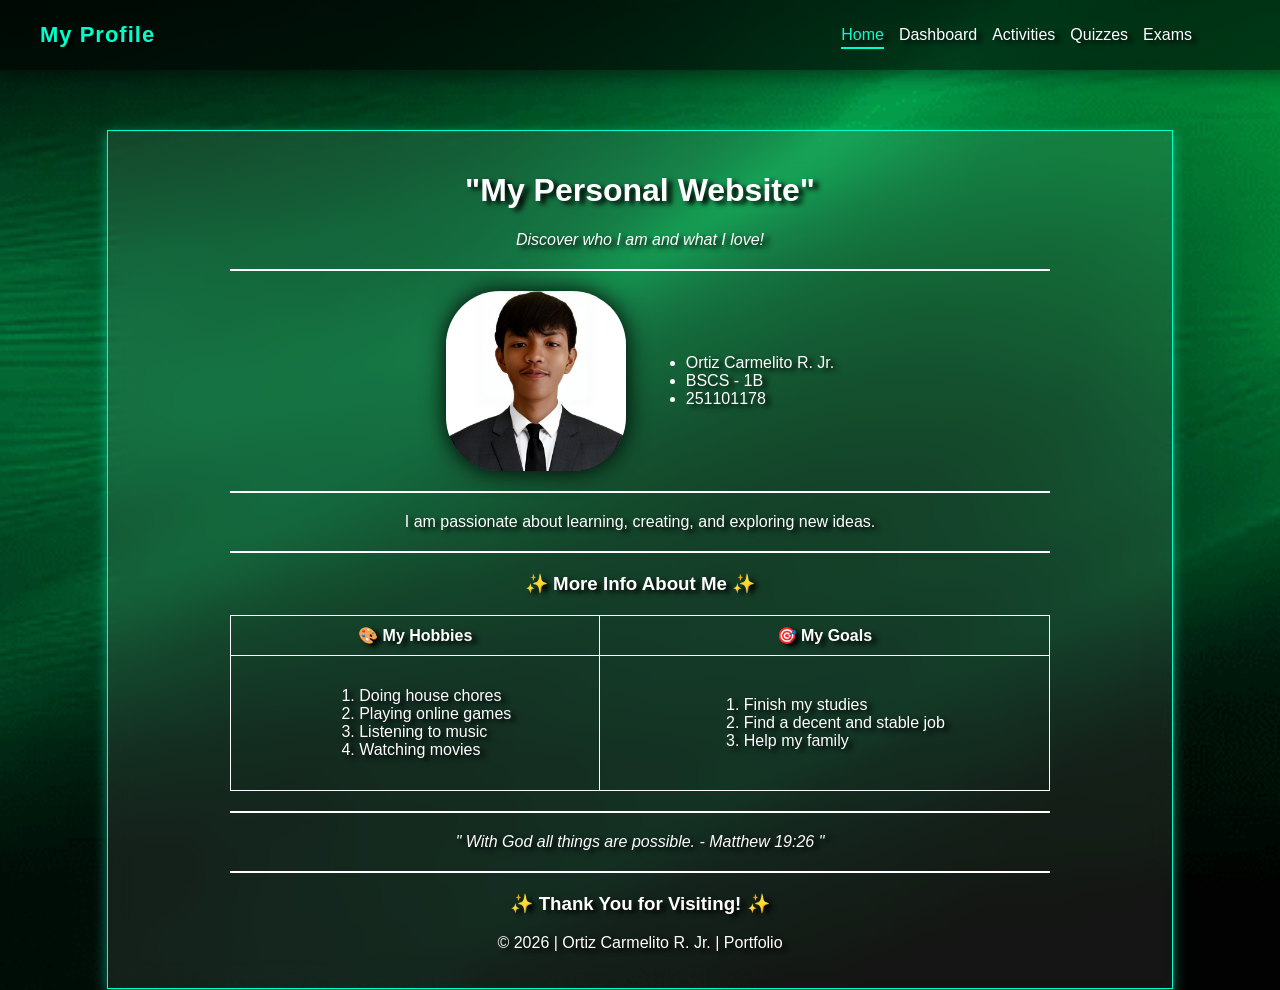
<file: index.html>
<!DOCTYPE html>
<html>
<head>
    <title>Personal Website</title>
    <meta charset="UTF-8" />
    <meta name="viewport" content="width=device-width, initial-scale=1.0">
     <link rel="stylesheet" href="style.css">
</head>

<body>
    <header class="header">
        <a href="index.html" class="logo">My Profile</a>

      
        <div class="hamburger" id="hamburger">
            <span></span>
            <span></span>
            <span></span>
        </div>

         <div id="overlay"></div>

        <nav class="navbar" id="navbar">
            <a href="index.html" class="active">Home</a>
            <a href="dashboard.html">Dashboard</a>
            <a href="activities.html">Activities</a>
            <a href="quiz.html">Quizzes</a>
            <a href="exam.html">Exams</a>
        </nav>
    </header>

    <div class="container">
        <h1> "My Personal Website" </h1>
        <p><i>Discover who I am and what I love!</i></p>

        <hr/>

        <div class="profile-section">
            <img src="ortizpic.jpg" alt="Profile" width="180">
            <ul>
                <li>Ortiz Carmelito R. Jr.</li>
                <li>BSCS - 1B</li>
                <li>251101178</li>
            </ul>
        </div>

        <hr />
        <p>I am passionate about learning, creating, and exploring new ideas.</p>
        <hr />

        <h3>✨ More Info About Me ✨</h3>
        <table>
            <tr>
                <th>🎨 My Hobbies</th>
                <th>🎯 My Goals</th>
            </tr>
            <tr>
                <td>
                    <ol>
                        <li>Doing house chores</li>
                        <li>Playing online games</li>
                        <li>Listening to music</li>
                        <li>Watching movies</li>
                    </ol>
                </td>
                <td>
                    <ol>
                        <li>Finish my studies</li>
                        <li>Find a decent and stable job</li>
                        <li>Help my family</li>
                    </ol>
                </td>
            </tr>
        </table>

        <hr />

        <blockquote>
            " With God all things are possible. - Matthew 19:26 "
        </blockquote>

        <hr />

        <footer>
            <h3>✨ Thank You for Visiting! ✨</h3>
            <p>© 2026 | Ortiz Carmelito R. Jr. | Portfolio</p>
        </footer>
    </div>

    <script>
        const hamburger = document.getElementById("hamburger");
        const navbar = document.getElementById("navbar");
        const overlay = document.getElementById("overlay");

       
        hamburger.addEventListener("click", () => {
            navbar.classList.toggle("open");
            hamburger.classList.toggle("active");
            overlay.style.display = navbar.classList.contains("open") ? "block" : "none";
        });

     
        overlay.addEventListener("click", () => {
            navbar.classList.remove("open");
            hamburger.classList.remove("active");
            overlay.style.display = "none";
        });
    </script>
</body>
</html>
</file>
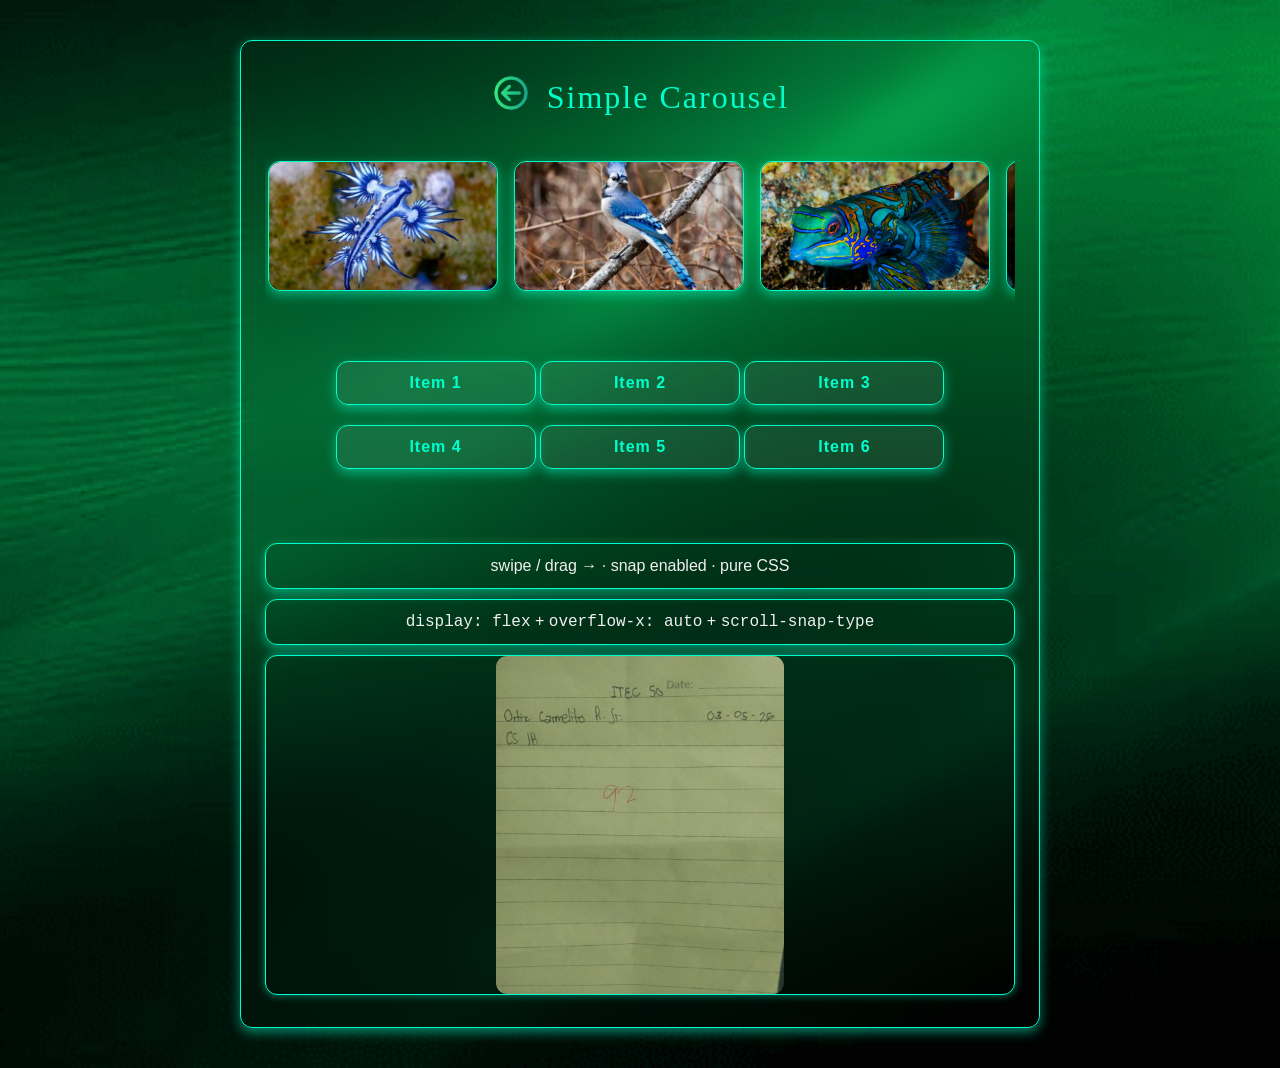
<file: carousel.html>
<!DOCTYPE html>
<html lang="en">
<head>
  <meta charset="UTF-8">
  <meta name="viewport" content="width=device-width, initial-scale=1.0">
  <title>Simple carousel · example</title>
  <style>
    * {
      margin: 0;
      padding: 0;
      box-sizing: border-box;
    }

    body {
      background: url("bgimage.png") no-repeat center/cover;
      font-family: Arial, Helvetica, sans-serif;
      display: flex;
      justify-content:center;
      min-height: 100vh;
      margin: 40px auto;
      scroll-behavior: smooth;
    }

    .card {
      max-width: 800px;
      width: 100%;
      height: 50%;
      background: transparent;
      backdrop-filter: blur(15px);
      -webkit-backdrop-filter: blur(15px);
      border-radius: 12px;
      border: 1px solid #00ffcc;
      box-shadow: 0 4px 12px rgba(0, 255, 204, 0.5);
      padding: 2rem 1.5rem;
      text-align: center;
    }

    h2 {
      font-family: fantasy;
      letter-spacing: 2px;
      color: #00ffcc;
      margin-bottom: 2rem;
      font-weight: 500;
      font-size: 2rem;
      display: flex;
      align-items: center;
      justify-content: center;
      gap: 1rem;
    }

    .back-link img {
      height: 40px;
      width: 40px;
    }

    /* Carousel */
    .carousel {
      display: flex;
      overflow-x: auto;
      gap: 1rem;
      scroll-snap-type: x mandatory;
      padding: 0.5rem 0.2rem 1.5rem 0.2rem;
      scrollbar-width: thin;
      scrollbar-color: #063c31 #e5d9ff;
    }

    .carousel::-webkit-scrollbar {
      height: 8px;
    }
    .carousel::-webkit-scrollbar-track {
      background: #e5d9ff;
      border-radius: 20px;
    }
    .carousel::-webkit-scrollbar-thumb {
      background: #a58bd4;
      border-radius: 20px;
    }

    .carousel-item {
      flex: 0 0 auto;
      width: 230px;
      height: 130px;
      background: transparent;
      backdrop-filter: blur(15px);
      -webkit-backdrop-filter: blur(15px);
      border-radius: 12px;
      border: 1px solid #00ffcc;
      box-shadow: 0 4px 12px rgba(0, 255, 204, 0.5);
      display: flex;
      align-items: center;
      justify-content: center;
    }

    .carousel-item img {
      width: 100%;
      height: 100%;
      object-fit: cover;
      border-radius: 12px;
    }

    .note {
      margin-top: 4rem;
      background: transparent;
      backdrop-filter: blur(15px);
      -webkit-backdrop-filter: blur(15px);
      border-radius: 12px;
      border: 1px solid #00ffcc;
      box-shadow: 0 4px 12px rgba(0, 255, 204, 0.5);
      padding: 0.8rem 1.2rem;
      color: #f0f0f0;
      font-size: 1rem;
    }

     .par {
      margin-top: 10px;
      background: transparent;
      backdrop-filter: blur(15px);
      -webkit-backdrop-filter: blur(15px);
      border-radius: 12px;
      border: 1px solid #00ffcc;
      box-shadow: 0 4px 12px rgba(0, 255, 204, 0.5);
      padding: 0.8rem 1.2rem;
      color: #f0f0f0;
      font-size: 1rem;
    }

    .pic {
      text-align: center;           
      font-size: 16px;
      font-weight: bold;
      font-family: 'Segoe UI', Tahoma, Geneva, Verdana, sans-serif;
      letter-spacing: 1px;
      color: #00ffcc;
      text-decoration: none;
      background: rgba(255, 255, 255, 0.08);
      backdrop-filter: blur(15px);
      -webkit-backdrop-filter: blur(15px);
      width: 200px;              
      margin: 10px auto;         
      padding: 12px 20px;
      border-radius: 12px;
      border: 1px solid #00ffcc;
      box-shadow: 0 4px 12px rgba(0, 255, 204, 0.5);
      transition: all 0.3s ease; 
      display: inline-block;
    }

    .pic:hover {
      background: rgba(0, 255, 204, 0.2);
      color: white;
      box-shadow: 0 6px 16px rgba(0, 255, 204, 0.7);
      transform: translateY(-2px);   
    }

      .act1score {
  margin-top: 10px;
  min-width: 290px;
  height: 340px;
  border-radius: 12px;
  background: transparent;
  backdrop-filter: blur(15px);
  -webkit-backdrop-filter: blur(15px);
  border: 1px solid #00ffcc;
  box-shadow: 0 0px 8px rgba(0, 255, 204, 0.5);

        display:flex;
        justify-content:center;
 
     }

      .act1score img {
            min-width: 288px;
            height: 338px;
            border-radius: 11px;
   }

    /* Responsive */
    @media (max-width: 1024px) {
      h2 { font-size: 1.8rem; }
      .carousel-item { width: 180px; height: 110px; }
      .pic { width: 160px; font-size: 14px; }
      .act1score { width: 160px;} 
    }

    @media (max-width: 768px) {
      h2 { font-size: 1.6rem; }
      .carousel-item { width: 150px; height: 100px; }
      .pic { width: 140px; font-size: 13px; }
       .act1score { width: 140px;} 
    }

    @media (max-width: 480px) {
      h2 { font-size: 1.4rem; }
      .carousel { gap: 0.6rem; }
      .carousel-item { width: 120px; height: 80px; }
      .pic { width: 100px; font-size: 12px; padding: 8px; }
      .note { font-size: 0.8rem; padding: 0.6rem 1rem; }
       .act1score { width: 100px;} 
    }
  </style>
</head>
<body>
  <div class="card">
    <h2>
      <a href="activities.html" class="back-link"><img src="back.png" alt="Back"></a>
      Simple Carousel
    </h2>

    <div class="carousel">
      <div class="carousel-item" id="item1"><img src="1st.jpg"></div>
      <div class="carousel-item" id="item2"><img src="2nd.jpg"></div>
      <div class="carousel-item" id="item3"><img src="3rd.jpg"></div>
      <div class="carousel-item" id="item4"><img src="4th.jpg"></div>
      <div class="carousel-item" id="item5"><img src="5th.jpg"></div>
      <div class="carousel-item" id="item6"><img src="6th.jpg"></div>
    </div>

    <br><br>
    <a href="#item1" class="pic">Item 1</a>
    <a href="#item2" class="pic">Item 2</a>
    <a href="#item3" class="pic">Item 3</a>
    <a href="#item4" class="pic">Item 4</a>
    <a href="#item5" class="pic">Item 5</a>
    <a href="#item6" class="pic">Item 6</a>

    <div class="note">
      swipe / drag → · snap enabled · pure CSS
    </div>

    <p class="par">
      <code>display: flex</code> + <code>overflow-x: auto</code> + <code>scroll-snap-type</code>
    </p>

    <div class="act1score"><img src="carouselscore.jpg"></div>

  </div>
</body>
</html>
</file>
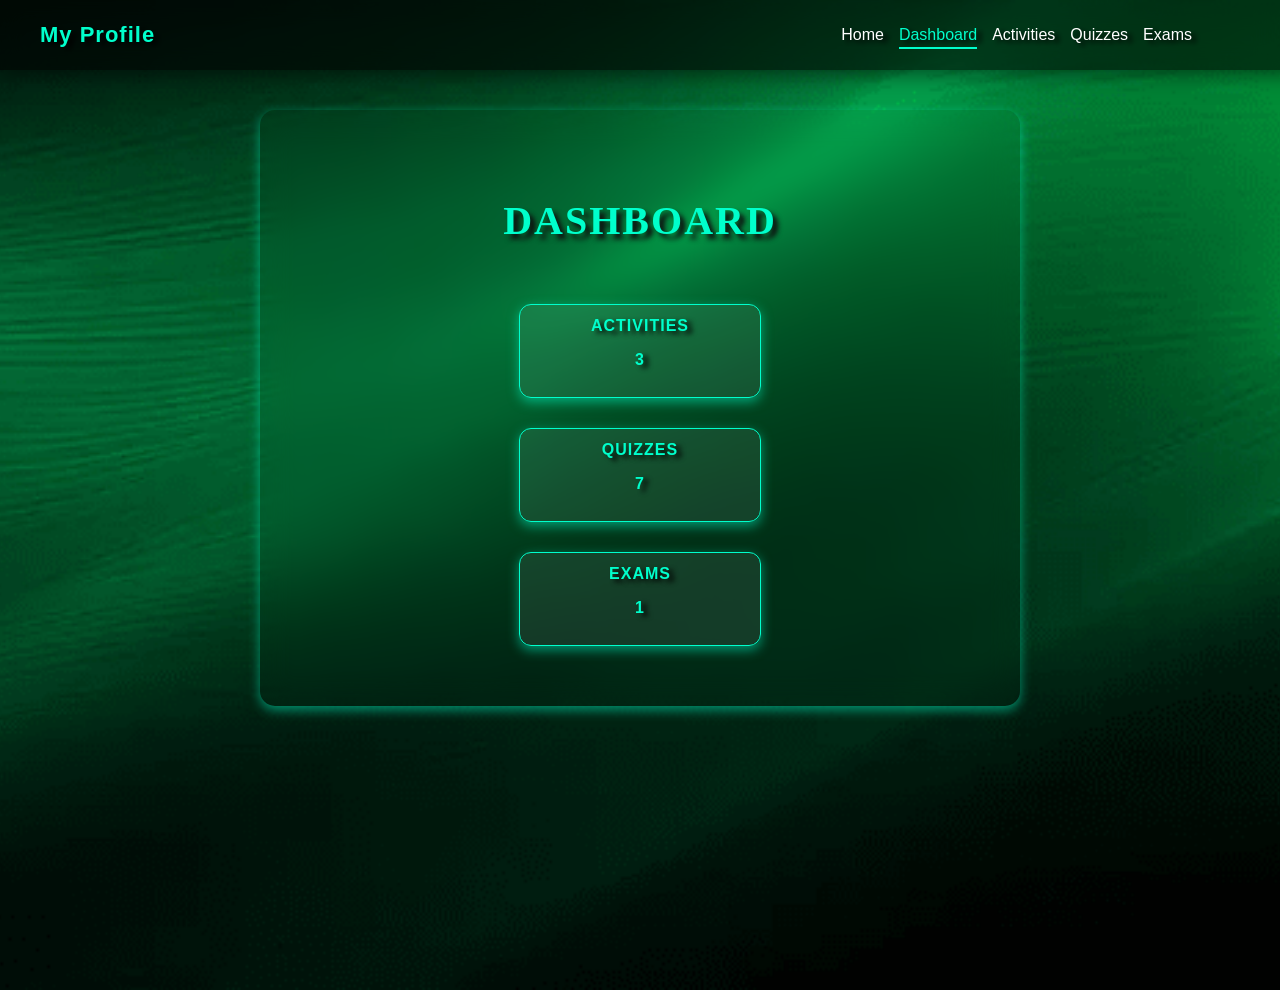
<file: dashboard.html>
<!DOCTYPE html>
<html lang="en">
<head>
  <meta charset="UTF-8">
  <meta name="viewport" content="width=device-width, initial-scale=1.0">
   <link rel="stylesheet" href="style.css">
  <title>Dashboard</title>
</head>
<body>
  <header class="header">
    <a href="index.html" class="logo">My Profile</a>

    <div class="hamburger" id="hamburger">
      <span></span>
      <span></span>
      <span></span>
    </div>

      <nav class="navbar" id="navbar">
      <a href="index.html">Home</a>
      <a href="dashboard.html" class="active">Dashboard</a>
      <a href="activities.html">Activities</a>
      <a href="quiz.html">Quizzes</a>
      <a href="exam.html">Exams</a>

     </nav>
     </header>
     <div id="overlay"></div>
 
  <div class="containerdash">

  <div class="leftd">
    <h1 class="dashh1">DASHBOARD</h1>   
  </div>
  

 <div class="rightd">
       <a href="activities.html" class="dasha">ACTIVITIES <p>3</p></a>
       <a href="quiz.html" class="dashq">QUIZZES <p>7</p></a>
       <a href="exam.html" class="dashe">EXAMS <p>1</p></a>
  </div>

  </div>


 

   <script>
        const hamburger = document.getElementById("hamburger");
        const navbar = document.getElementById("navbar");
        const overlay = document.getElementById("overlay");

       
        hamburger.addEventListener("click", () => {
            navbar.classList.toggle("open");
            hamburger.classList.toggle("active");
            overlay.style.display = navbar.classList.contains("open") ? "block" : "none";
        });

     
        overlay.addEventListener("click", () => {
            navbar.classList.remove("open");
            hamburger.classList.remove("active");
            overlay.style.display = "none";
        });
    </script>
</body>
</html>
</file>
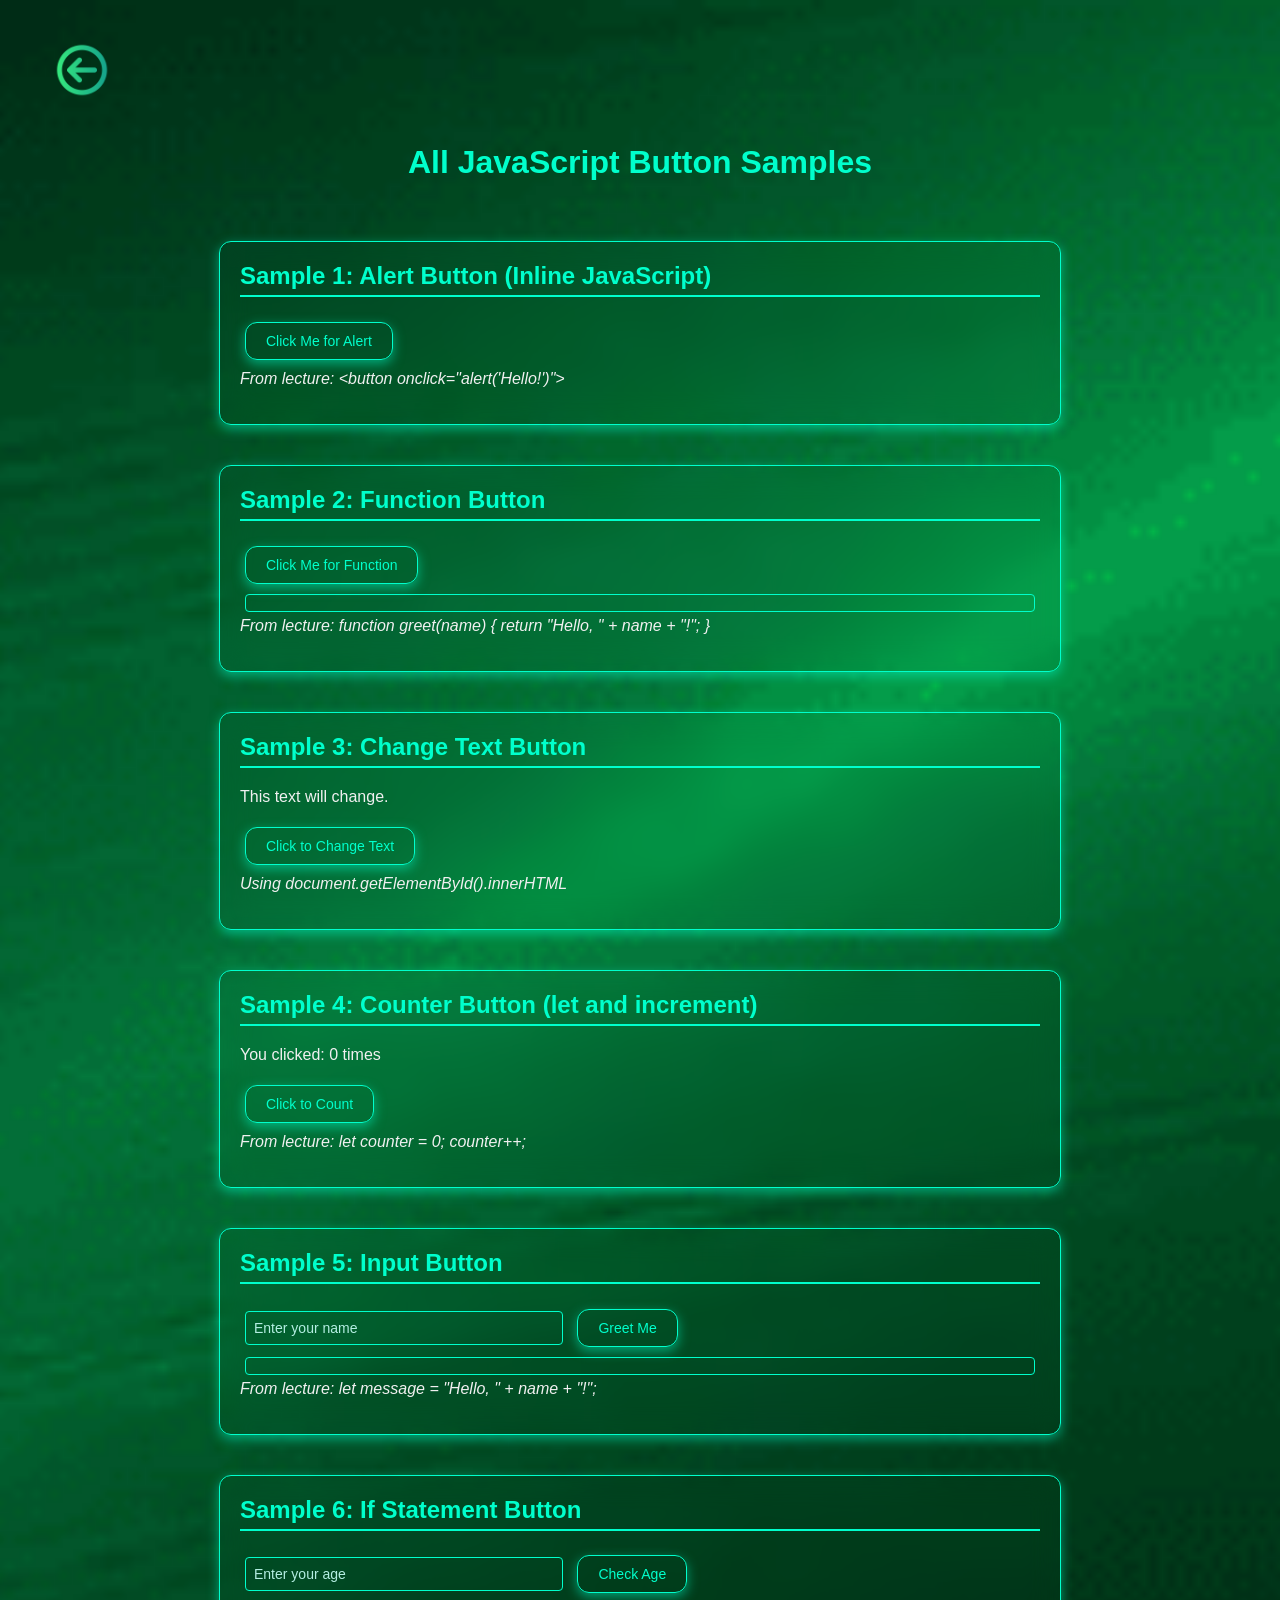
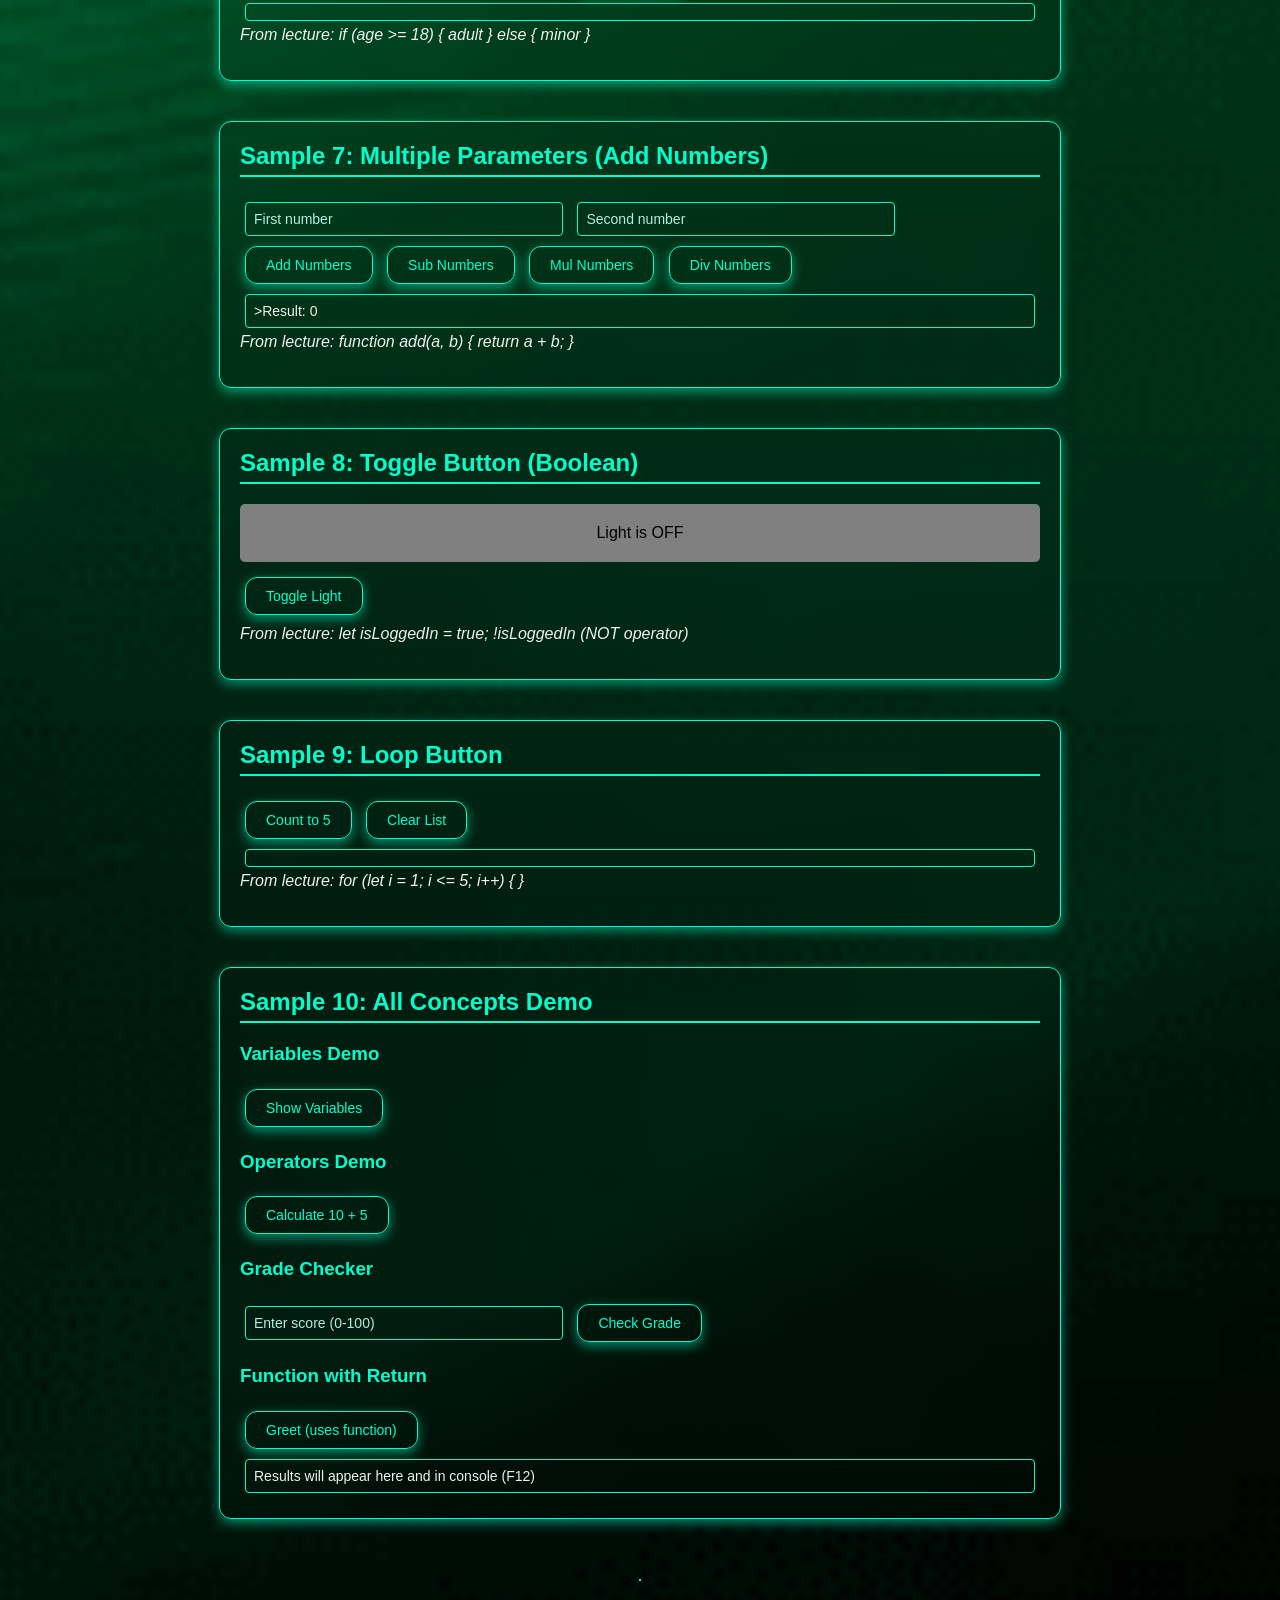
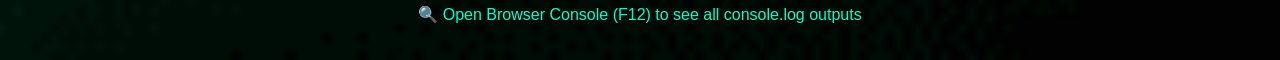
<file: Javafunction.html>
<!DOCTYPE html>
<html>
<head>
    <title>All JavaScript Button Samples</title>
     <style>
    body {
      background: url("bgimage.png") no-repeat center/cover;
      margin: 0;
      padding: 20px;
      scroll-behavior: smooth;
      font-family: Arial, Helvetica, sans-serif;
      display: flex;
      flex-direction: column;
      align-items: center;
    }

    /* Back link aligned top-left */
    .back-link {
      position: relative;
      top: 20px;
      right: 45%;
    }
    .back-link img {
      max-height: 60px;
      max-width: 60px;
    }

    h1 {
      color: #00ffcc;
      text-align: center;
      margin: 60px 0 40px 0; /* space below back button */
    }

    .sample {
      backdrop-filter: blur(15px);
      -webkit-backdrop-filter: blur(15px);
      margin: 20px auto;
      padding: 20px;
      border-radius: 12px;
      border: 1px solid #00ffcc;
      box-shadow: 0 4px 12px rgba(0, 255, 204, 0.5);
      max-width: 800px;
      width: 100%;
    }

    h2 {
      color: #00ffcc;
      margin-top: 0;
      border-bottom: 2px solid #00ffcc;
      padding-bottom: 5px;
    }

    button {
      background: transparent;
      backdrop-filter: blur(15px);
      -webkit-backdrop-filter: blur(15px);
      border-radius: 12px;
      border: 1px solid #00ffcc;
      box-shadow: 0 4px 12px rgba(0, 255, 204, 0.5);
      transition: all 0.3s ease; 
      color: #00ffcc;
      padding: 10px 20px;
      margin: 5px;
      cursor: pointer;
      font-size: 14px;
    }
    button:hover {
      background: rgba(0, 255, 204, 0.2);
      color: white;
      box-shadow: 0 6px 16px rgba(0, 255, 204, 0.7);
      transform: translateY(-2px); 
    }

    input {
      padding: 8px;
      margin: 5px;
      border: 1px solid #00ffcc;
      background: transparent;
      border-radius: 4px;
      font-size: 14px;
      color: #f0f0f0;
      width: calc(100% - 20px);
      max-width: 300px;
    }
    input::placeholder {
      color: #b4eee2;
      opacity: 1;
    }

    .output {
      color: #f0f0f0;
      padding: 8px;
      margin: 5px 0;
      border: 1px solid #00ffcc;
      background: transparent;
      border-radius: 4px;
      font-size: 14px;
    }

    .note {
      color: #f0f0f0;
      font-style: italic;
      margin-top: 5px;
    }

    hr {
      border: 1px solid #00ffcc;
      margin-top: 40px;
    }

    /* Responsive adjustments */
    @media (max-width: 768px) {
      h1 {
        font-size: 1.8rem;
      }
      h2 {
        font-size: 1.2rem;
      }
      .sample {
        padding: 15px;
      }
      button {
        font-size: 12px;
        padding: 8px 16px;
      }
      input {
        max-width: 100%;
      }
    }

    @media (max-width: 480px) {
      h1 {
        font-size: 1.4rem;
        margin-top: 80px;
      }
      .sample {
        margin: 15px auto;
        padding: 12px;
      }
      button {
        width: 100%;
        margin: 5px 0;
      }
    }
  </style>
</head>
<body>
   
         <a href="activities.html" class="back-link"><img src="back.png" alt="BACK"></a>

         <h1> All JavaScript Button Samples</h1>

    
   

    <!-- SAMPLE 1: Basic Alert Button -->
    <div class="sample"> 
        <h2> Sample 1: Alert Button (Inline JavaScript)</h2>
        <button onclick="alert('Hello BSCS1D!')">Click Me for Alert</button>
        <p class="note">From lecture: &lt;button onclick="alert('Hello!')"&gt;</p>
    </div>

    <!-- SAMPLE 2: Function Declaration -->
    <div class="sample">
        <h2> Sample 2: Function Button</h2>
        <button onclick="sayHello()" >Click Me for Function</button>
        <div class="output" 
            style="color: #f0f0f0; padding: 8px;
            margin: 5px;
            border: 1px solid #00ffcc;
            background: transparent;
            border-radius: 4px;
            font-size: 14px;" id="output2"  >
            </div>
        <p class="note"  >From lecture: function greet(name) { return "Hello, " + name + "!"; }</p>

    </div>

    <!-- SAMPLE 3: Change Text -->
    <div class="sample">
        <h2> Sample 3: Change Text Button</h2>
        <p id="demo3" style="color: #f0f0f0;">This text will change.</p>
        <button onclick="changeText()">Click to Change Text</button>
        <p class="note">Using document.getElementById().innerHTML</p>
    </div>

    <!-- SAMPLE 4: Counter -->
    <div class="sample">
        <h2> Sample 4: Counter Button (let and increment)</h2>
        <p style="color: #f0f0f0;">You clicked: <span id="countDisplay">0</span> times</p>
        <button onclick="incrementCounter()">Click to Count</button>
        <p class="note">From lecture: let counter = 0; counter++;</p>
    </div>

    <!-- SAMPLE 5: Input Field -->
    <div class="sample">
        <h2> Sample 5: Input Button</h2>
        <input type="text" id="nameInput" placeholder="Enter your name" style="color: #f0f0f0;">
        <button onclick="greetUser()">Greet Me</button>
        <div class="output" 
            style="color: #f0f0f0; padding: 8px;
            margin: 5px;
            border: 1px solid #00ffcc;
            background: transparent;
            border-radius: 4px;
            font-size: 14px;" id="greeting">
            </div>
        <p class="note">From lecture: let message = "Hello, " + name + "!";</p>
    </div>

    <!-- SAMPLE 6: If Statement -->
    <div class="sample">
        <h2> Sample 6: If Statement Button</h2>
        <input type="number" id="ageInput" placeholder="Enter your age" style="color: #f0f0f0;">
        <button onclick="checkAge()">Check Age</button>
        <div class="output" 
            style="color: #f0f0f0; padding: 8px;
            margin: 5px;
            border: 1px solid #00ffcc;
            background: transparent;
            border-radius: 4px;
            font-size: 14px;"id="ageResult">
            </div>
        <p class="note">From lecture: if (age >= 18) { adult } else { minor }</p>
    </div>

    <!-- SAMPLE 7: Multiple Parameters -->
    <div class="sample">
        <h2> Sample 7: Multiple Parameters (Add Numbers)</h2>
        <input type="number" id="num1" placeholder="First number" style="color: #f0f0f0;">
        <input type="number" id="num2" placeholder="Second number" style="color: #f0f0f0;">
        <button onclick="addNumbers()">Add Numbers</button>
        <button onclick="sub()">Sub Numbers</button>
        <button onclick="mul()">Mul Numbers</button>
        <button onclick="div()">Div Numbers</button>
        <div class="output" id="sumResult"   
           style=" color: #f0f0f0; padding: 8px;
            margin: 5px;
            border: 1px solid #00ffcc;
            background: transparent;
            border-radius: 4px;
            font-size: 14px;"id="ageResult">>Result: 0</div>

        <p class="note">From lecture: function add(a, b) { return a + b; }</p>
    </div>

    <!-- SAMPLE 8: Toggle Button -->
    <div class="sample">
        <h2> Sample 8: Toggle Button (Boolean)</h2>
        <div id="light" style="background-color: gray; padding: 20px; text-align: center; border-radius: 5px; margin-bottom: 10px;">
            Light is OFF
        </div>
        <button onclick="toggleLight()">Toggle Light</button>
        <p class="note">From lecture: let isLoggedIn = true; !isLoggedIn (NOT operator)</p>
    </div>

    <!-- SAMPLE 9: Loop Button -->
    <div class="sample">
        <h2> Sample 9: Loop Button</h2>
        <button onclick=" countToFive()">Count to 5</button>
        <button onclick="clearList()">Clear List</button>
        <ul id="numberList"
            style=" color: #f0f0f0; 
            padding: 8px;
            margin: 5px;
            border: 1px solid #00ffcc;
            background: transparent;
            border-radius: 4px;
            font-size: 14px;"></ul>
        <p class="note">From lecture: for (let i = 1; i <= 5; i++) { }</p>
    </div>

    <!-- SAMPLE 10: All Concepts Combined -->
    <div class="sample">
        <h2> Sample 10: All Concepts Demo</h2>
        
        <h3 style="color: #00ffcc;">Variables Demo</h3>
        <button onclick="showVariables()">Show Variables</button>
        
        <h3 style="color: #00ffcc;">Operators Demo</h3>
        <button onclick="doMath()">Calculate 10 + 5</button>
        
        <h3 style="color: #00ffcc;">Grade Checker</h3>

        <input type="number" id="testScore" placeholder="Enter score (0-100)"
         style=" color: #f0f0f0; 
            padding: 8px;
            margin: 5px;
            border: 1px solid #00ffcc;
            background: transparent;
            border-radius: 4px;
            font-size: 14px;">
        <button onclick="checkGrade()">Check Grade</button>
        
        <h3 style="color: #00ffcc;">Function with Return</h3>
        <button onclick="useFunction()">Greet (uses function)</button>
        
        <div class="output" id="demoOutput"
         style=" color: #f0f0f0; 
            padding: 8px;
            margin: 5px;
            border: 1px solid #00ffcc;
            background: transparent;
            border-radius: 4px;
            font-size: 14px;">
            Results will appear here and in console (F12)
        </div>
    </div>

    <hr>
    <p style="text-align: center; color: #00ffcc;">🔍 Open Browser Console (F12) to see all console.log outputs</p>

    <script>
        // ===========================================
        // SAMPLE 2: Function Declaration
        // ===========================================
        function sayHello() {
            let message = "Hello from the function!";
            alert(message);
            document.getElementById("output2").innerHTML = message;
            console.log("Sample 2: Button was clicked!");
        }

        // ===========================================
        // SAMPLE 3: Change Text
        // ===========================================
        function changeText() {
            document.getElementById("demo3").innerHTML = "Text changed! Button was clicked at " + new Date().toLocaleTimeString();
            console.log("Sample 3: Text changed successfully");
        }

        // ===========================================
        // SAMPLE 4: Counter (using let)
        // ===========================================
        let count = 0;
        function incrementCounter() {
            count++;
            document.getElementById("countDisplay").innerHTML = count;
            console.log("Sample 4: Count = " + count);
        }

        // ===========================================
        // SAMPLE 5: Input Field
        // ===========================================
        function greetUser() {
            let name = document.getElementById("nameInput").value;
            if (name === "") {
                name = "Guest";
            }
            let message = "Hello, " + name + "!";
            document.getElementById("greeting").innerHTML = message;
            console.log("Sample 5: " + message);
        }

        // ===========================================
        // SAMPLE 6: If Statement
        // ===========================================
        function checkAge() {
            let age = document.getElementById("ageInput").value;
            let result;
            
            if (age >= 18) {
                result = "You are an adult! (Age: " + age + ")";
                console.log("Sample 6: Adult - " + age);
            } else {
                result = "You are a minor! (Age: " + age + ")";
                console.log("Sample 6: Minor - " + age);
            }
            
            document.getElementById("ageResult").innerHTML = result;
        }

        // ===========================================
        // SAMPLE 7: Multiple Parameters
        // ===========================================
        function addNumbers() {
            let num1 = Number(document.getElementById("num1").value);
            let num2 = Number(document.getElementById("num2").value);
            let result = calculateSum(num1, num2);
            
            document.getElementById("sumResult").innerHTML = 
            "Result: " + num1 + " + " + num2 + " = " + result;
            console.log("Add: " + num1 + " + " + num2 + " = " + result);
        }
        
        function calculateSum(a, b) {
            return a + b;
        }

      function sub() {
        let num1 = Number(document.getElementById("num1").value);
        let num2 = Number(document.getElementById("num2").value);
        let result = calculateSub(num1, num2);

        document.getElementById("sumResult").innerHTML = 
        "Result: " + num1 + " - " + num2 + " = " + result;
        console.log("Subtract: " + num1 + " - " + num2 + " = " + result);
        }
        
        function calculateSub(a, b) {
            return a - b;
        }
              
      function mul() {
        let num1 = Number(document.getElementById("num1").value);
        let num2 = Number(document.getElementById("num2").value);
        let result = calculateMul(num1, num2);
        
        document.getElementById("sumResult").innerHTML = 
        "Result: " + num1 + " × " + num2 + " = " + result;
        console.log("Multiply: " + num1 + " * " + num2 + " = " + result);
        }
        
        function calculateMul(a, b) {
            return a * b;
        }

        function div() {
            let num1 = Number(document.getElementById("num1").value);
            let num2 = Number(document.getElementById("num2").value);
  
         if (num2 === 0) {
         document.getElementById("sumResult").innerHTML = "Error: Division by zero!";
         return;
        }
  
         let result = num1 / num2;
         document.getElementById("sumResult").innerHTML = "Result: " + num1 + " ÷ " + num2 + " = " + result;
        }
        
       

        // ===========================================
        // SAMPLE 8: Toggle Button (Boolean)
        // ===========================================
        let isLightOn = false;
        function toggleLight() {
            isLightOn = !isLightOn;
            
            let light = document.getElementById("light");
            
            if (isLightOn) {
                light.innerHTML = "Light is ON";
                light.style.backgroundColor = "#00ffcc";
                light.style.color = "black";
                console.log("Sample 8: Light turned ON");
            } else {
                light.innerHTML = "Light is OFF";
                light.style.backgroundColor = "gray";
                light.style.color = "white";
                console.log("Sample 8: Light turned OFF");
            }
        }

        // ===========================================
        // SAMPLE 9: Loop Button
        // ===========================================
        function countToFive() {
            let list = document.getElementById("numberList");
            list.innerHTML = ""; // Clear list first
            
            for (let i = 1; i <= 5; i++) {
                list.innerHTML += " <li> Number: " + i + " </li> ";
                console.log("Sample 9: Count: " + i);
            }
        }
        
        function clearList() {
            document.getElementById("numberList").innerHTML = "";
            console.log("Sample 9: List cleared");
        }

        // ===========================================
        // SAMPLE 10: All Concepts Combined
        // ===========================================
        let clickCount = 0;
        const appName = "Button Demo";
        
        function showVariables() {
            clickCount++;
            document.getElementById("demoOutput").innerHTML = 
                "let variable (clickCount): " + clickCount + "<br>" +
                "const variable (appName): " + appName;
            console.log("Sample 10: let count =", clickCount);
            console.log("Sample 10: const name =", appName);
        }
        
        function doMath() {
            let a = 10;
            let b = 5;
            
            let addition = a + b;
            let subtraction = a - b;
            let multiplication = a * b;
            let division = a / b;
            
            document.getElementById("demoOutput").innerHTML = 
                "10 + 5 = " + addition + "<br>" +
                "10 - 5 = " + subtraction + "<br>" +
                "10 × 5 = " + multiplication + "<br>" +
                "10 ÷ 5 = " + division;
            
            console.log("Sample 10: Addition:", addition);
            console.log("Sample 10: Subtraction:", subtraction);
            console.log("Sample 10: Multiplication:", multiplication);
            console.log("Sample 10: Division:", division);
        }
        
        function checkGrade() {
            let score = Number(document.getElementById("testScore").value);
            let grade;
            
            if (score >= 90) {
                grade = "A";
            } else if (score >= 80) {
                grade = "B";
            } else if (score >= 70) {
                grade = "C";
            } else if (score >= 60) {
                grade = "D";
            } else {
                grade = "F";
            }
            
            document.getElementById("demoOutput").innerHTML = 
                "Score: " + score + "<br>" +
                "Grade: " + grade;
            
            console.log("Sample 10: Score =", score, "Grade =", grade);
        }
        
        function useFunction() {
            let name = prompt("Enter your name:", "Student");
            if (name) {
                let message = greet(name);
                document.getElementById("demoOutput").innerHTML = message;
                console.log("Sample 10:", message);
            }
        }
        
        function greet(name) {
            return "Hello, " + name + "! Welcome to JavaScript!";
        }
    </script>
</body>
</html>
</file>
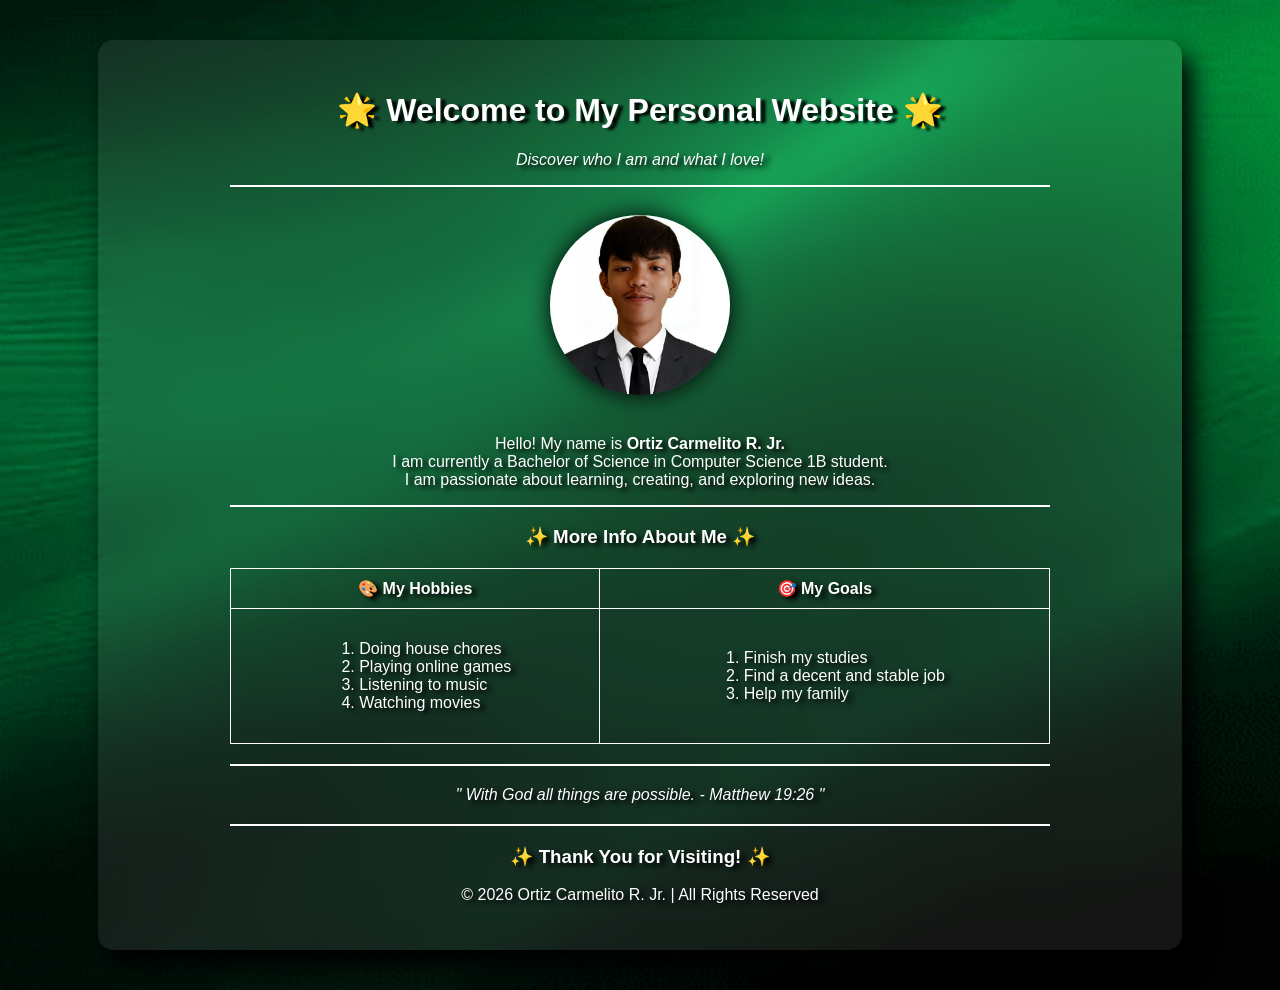
<file: ortiz.html>
<!DOCTYPE html>
<html>
<head>
    <title>Personal Website</title>
    <meta charset="UTF-8">

    <style>
        body {
            font-family: Arial, sans-serif;
color: white; 
  text-shadow: 5px 3px 5px black;

            background: url("bgimage.png") no-repeat center/cover;
height:100hv;
            margin: 0;
            padding: 0;
            text-align: center;
        }

        .container {
              background: rgba(255, 255, 255, 0.08);
            backdrop-filter: blur(15px);
            -webkit-backdrop-filter: blur(15px);

            width: 80%;
            margin: 40px auto;
            padding: 30px;
            border-radius: 15px;
            box-shadow: 10px 15px 25px black;
        }

        h1 {
            color: white;
            text-shadow: 5px 2px 3px black;

        }

        img {
            border-radius: 50%;
           box-shadow: 0 0 25px black;
            margin: 20px 0;
        }

        table {
            width: 80%;
            margin: 20px auto;
            border-collapse: collapse;
        }

        th {
            background-color: transparent;
            color: white;
            padding: 10px;
        }

        td {
            padding: 15px;
            background-color: transparent;
        }

        table, th, td {
            border: 1px solid white;
        }

        blockquote {
            font-style: italic;
            color: white;
            margin: 20px;
        }

        footer {
            margin-top: 20px;
            color: white;
        }

        hr {
            border: none;
            height: 2px;
            background-color: white;
            width: 80%;
        }

        ol {
            text-align: left;
            display: inline-block;
        }
    </style>
</head>

<body>

    <div class="container">

        <h1>🌟 Welcome to My Personal Website 🌟</h1>
        <p><i>Discover who I am and what I love!</i></p>

        <hr>

        <img src="ortizpic.jpg" alt="Profile" width="180">

        <p>
        Hello! My name is <b>Ortiz Carmelito R. Jr.</b><br>
        I am currently a Bachelor of Science in Computer Science 1B student.<br>
        I am passionate about learning, creating, and exploring new ideas.
        </p>

        <hr>

        <h3>✨ More Info About Me ✨</h3>

        <table>
            <tr>
                <th>🎨 My Hobbies</th>
                <th>🎯 My Goals</th>
            </tr>
            <tr>
                <td>
                    <ol>
                        <li>Doing house chores</li>
                        <li>Playing online games</li>
                        <li>Listening to music</li>
                        <li>Watching movies</li>
                    </ol>
                </td>
                <td>
                    <ol>
                        <li>Finish my studies</li>
                        <li>Find a decent and stable job</li>
                        <li>Help my family</li>
                    </ol>
                </td>
            </tr>
        </table>

        <hr>

        <blockquote>
            " With God all things are possible. - Matthew 19:26 "
        </blockquote>

        <hr>

        <footer>
            <h3>✨ Thank You for Visiting! ✨</h3>
            <p>© 2026 Ortiz Carmelito R. Jr. | All Rights Reserved</p>
        </footer>

    </div>

</body>
</html>
</file>
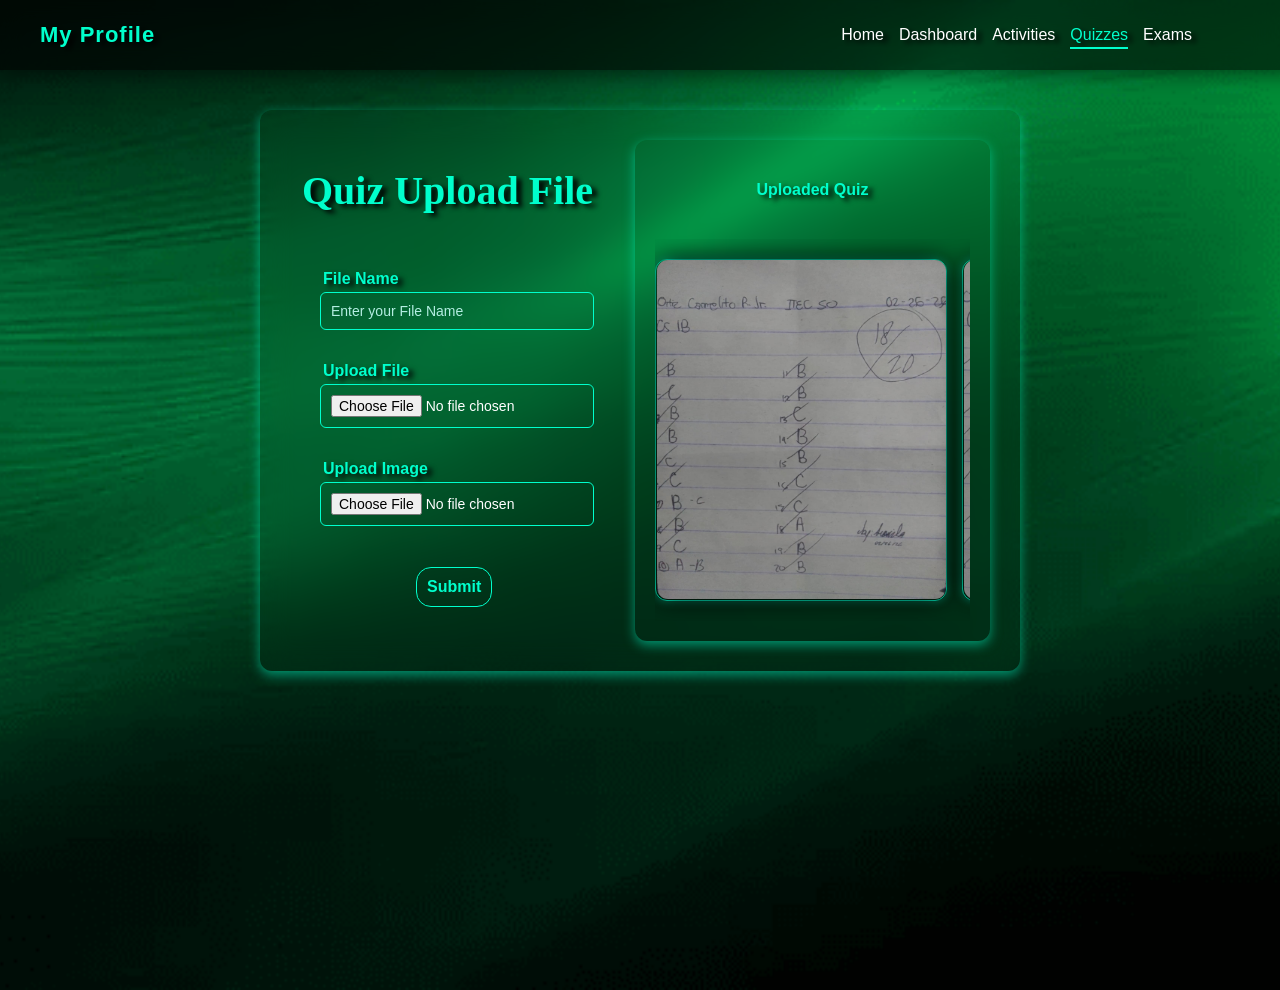
<file: quiz.html>
<!DOCTYPE html>
<html lang="en">
<head>
    <meta charset="UTF-8">
    <meta name="viewport" content="width=device-width, initial-scale=1.0">
    <link rel="stylesheet" href="style.css">
    <title>Document</title> 

</head>
<body>

    <header class="header">
        <a href="index.html" class="logo">My Profile</a>

        <div class="hamburger" id="hamburger">
      <span></span>
      <span></span>
      <span></span>
    </div>

        <nav class="navbar" id="navbar">
            <a href="index.html">Home</a>
              <a href="dashboard.html">Dashboard</a>
            <a href="activities.html">Activities</a>
            <a href="quiz.html" class="active">Quizzes</a>
            <a href="exam.html">Exams</a>
         
        </nav>
    </header>

     <div class="quizcontainer">
        <div class="leftq">
        <h1 class="quizfileh1">Quiz Upload File</h1>

        <div class="inputq-file">
            <label class="lblq">File Name</label>
            <input type="text" id="quizTitle"  placeholder="Enter your File Name" ><br><br>

            <label class="lblq">Upload File </label> 
            <input type="file" id="quizFile" ><br><br>

            <label class="lblq">Upload Image</label>
            <input type="file" id="quizImage" ><br><br>

            <button type="button" id="btnquiz" onclick="submitQuiz()">Submit</button>
        </div>
     </div>
     <div class="rightq">
         <h4> Uploaded Quiz </h4><br>
         
        <div class="carousel">
        <div class="quiz-card"><img src="Q1.jpg"></div>
        <div class="quiz-card"><img src="Q2.jpg"></div>
        <div class="quiz-card"><img src="Q3.jpg"></div>
        <div class="quiz-card"><img src="longQ.jpg"></div>
        <div class="quiz-card"><img src="FINALQ1.jpg"></div>
        <div class="quiz-card"><img src="FINALQ2.jpg"></div>
        <div class="quiz-card"><img src="FINALLONGQ.jpg"></div>
            
        </div>
         
     </div>
    </div>



<script>
        const hamburger = document.getElementById("hamburger");
        const navbar = document.getElementById("navbar");
        const overlay = document.getElementById("overlay");

       
        hamburger.addEventListener("click", () => {
            navbar.classList.toggle("open");
            hamburger.classList.toggle("active");
            overlay.style.display = navbar.classList.contains("open") ? "block" : "none";
        });

     
        overlay.addEventListener("click", () => {
            navbar.classList.remove("open");
            hamburger.classList.remove("active");
            overlay.style.display = "none";
        });

        <!--uploadfiles-->
    function submitQuiz() {
    var title = document.getElementById("quizTitle").value;
    var file = document.getElementById("quizFile").value;
    var image = document.getElementById("quizImage").value;

    if (title === "" || file === "" || image === "") {
      alert("Please fill out all fields before submitting.");
    } else {
      alert("Quiz uploaded successfully!");
    }
  }
    </script>

</body>
</html>
</file>
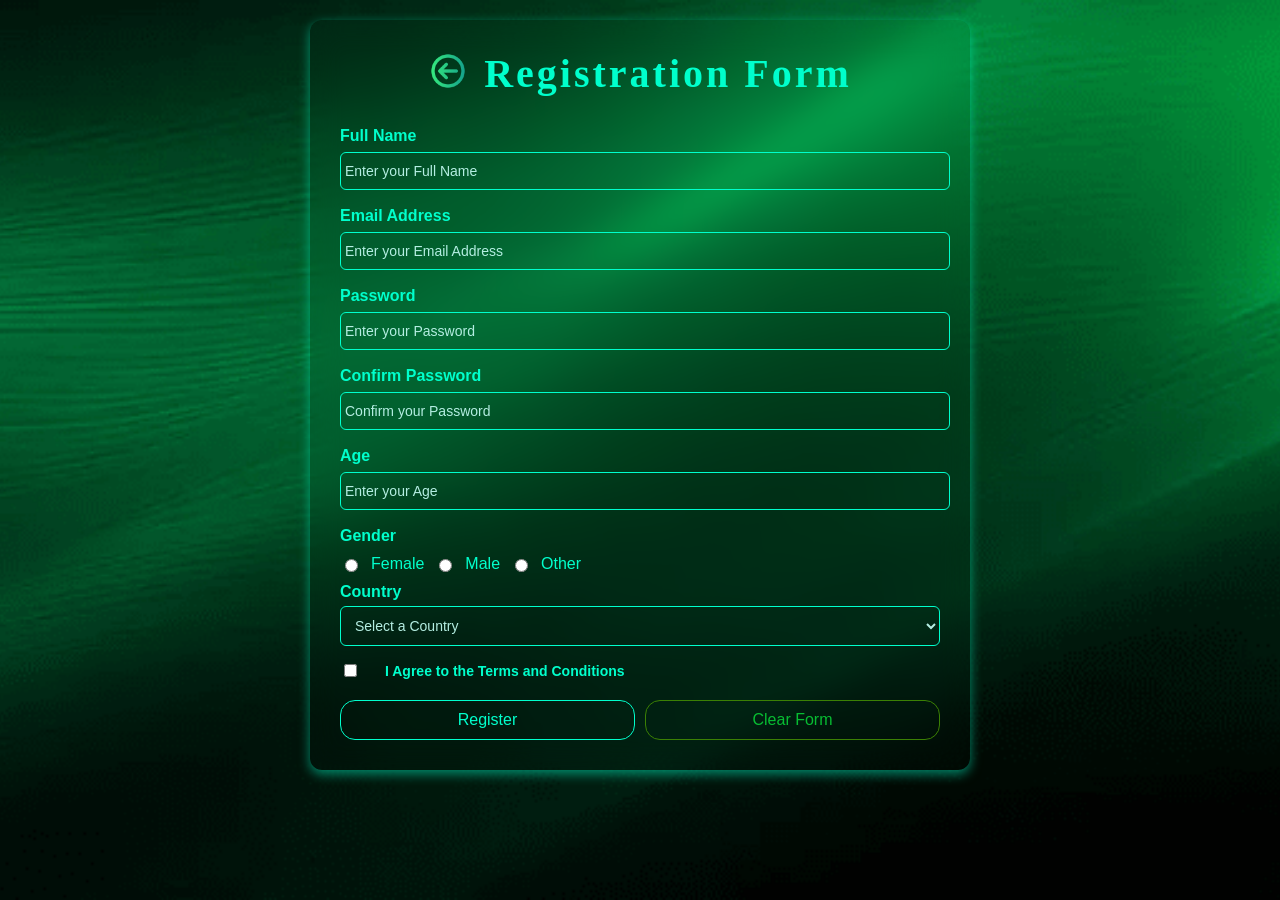
<file: RegistrationForm.html>
<!DOCTYPE html>
<html lang="en">
<head>
  <meta charset="UTF-8">
  <meta name="viewport" content="width=device-width, initial-scale=1.0">
  <title>Registration Form</title>
  <style>
    body {
      font-family: Arial, sans-serif;
      color: white;
      background: url("bgimage.png") no-repeat center/cover;
      display: flex;
      justify-content: center;
      margin: 0;
      scroll-behavior: smooth;
      min-height: 100vh;
    }

    .content {
      backdrop-filter: blur(15px);
      -webkit-backdrop-filter: blur(15px);
      margin: 20px 0;
      padding: 30px;
      width: 80%;
      max-width: 600px;
      height:50%;
      border-radius: 12px;
      box-shadow: 0 4px 12px rgba(0, 255, 204, 0.5);
      
    }

    .h1 {
      display: flex;
      align-items: center;
      justify-content: center;
      gap: 1rem;
      font-size: 20px;
      font-family: 'Times New Roman', Times, serif;
      letter-spacing: 3px;
      text-align: center;
      color: #00ffcc;
      margin-bottom: 30px;
     
    }

    .h1 h1 {
      margin: 0;
    }
      
     
    .back-link img {
      max-height: 40px;
      max-width: 40px;
    }

    .name, .email, .password, .confirm-password, .age, .for-gender, .agree {
      margin: 10px 0;
    }

    label {
      font-weight: bold;
      color: #00ffcc;
    }

  input::placeholder {
  color: #b4eee2;
  opacity: 1;
}

  #country {
    color: #b4eee2;
    width: 100%;
    padding: 10px;
    border: 1px solid #00ffcc;
    border-radius: 6px;
    font-size: 14px;
    margin-top: 5px;
    background-color: transparent;
  }

    input[type="text"],
    input[type="password"],
    input[type="number"] {
      width: 100%;
      padding: 10px 4px ;
      border: 1px solid #00ffcc;
      border-radius: 6px;
      font-size: 14px;
      margin-top: 7px;
      margin-bottom: 7px;
      background-color: transparent;
      color: #f0f0f0;
    }

    .radio-group {
      position: relative;
      display: flex;
      gap: 10px;
      margin-top: 10px;
      accent-color: #00ffcc;
    }

    .radio-group label {
      font-weight: normal;
      color: #00ffcc;
    }

       .agree {
      display: flex;
      align-items: center;
      gap: 25px;
      margin-top: 15px;
      font-size: 14px;
      font-family: sans-serif;
      font-weight: 400;
      accent-color: #00ffcc;
    }


    .button {
      display: flex;
      justify-content: space-between;
      margin-top: 20px;
      gap: 10px;
    }

    .button button {
      flex: 1;
      padding: 10px;
      border-radius: 15px;
      font-size: 16px;
      cursor: pointer;
      transition: 0.3s;
      background-color: transparent;
    }

    .button button:first-child {
      border: 1px solid #00ffcc;
      color: #00ffcc;
    }

    .button button:first-child:hover {
      background: #00ffcc;
      color: rgb(15, 4, 62);
    }

    .button button:last-child {
      border: 1px solid #3b8004;
      color: #07bd32;
    }

    .button button:last-child:hover {
      background: #07bf0d;
      color: rgb(8, 59, 2);
    }

    .error {
      color: rgb(250, 54, 11);
      font-size: 13px;
      margin-top: 4px;
      font-family: sans-serif;
      font-weight: bold;
    }

    .success {
      color: rgb(13, 213, 13);
      font-size: 13px;
      margin-top: 4px;
      font-family: sans-serif;
      font-weight: bold;
    }

    /* Responsive */
    @media (max-width: 768px) {
      
      .content {
        padding: 20px;
        
      }
      
      .h1 {
        font-size: 13px;
      }
      .button {
        flex-direction: column;
      }
      .button button {
        width: 100%;
      }
    }

    @media (max-width: 480px) {
      .h1 {
        flex-direction: column;
        font-size: 11px;
      }
      .button {
        flex-direction: column;
      }
      .button button {
        width: 100%;
      }
    }
  </style>
</head>
<body>
  <div class="content">
    <div class="h1">    
      <a href="activities.html" class="back-link "><img src="back.png" alt="Back"></a>
      <h1>Registration Form</h1>
    </div>

    <!-- Form fields -->
    <div class="name">
      <label>Full Name</label>
      <input type="text" id="name" placeholder="Enter your Full Name">
      <div id="nameError" class="error"></div>
    </div>

    <div class="email">
      <label>Email Address</label>
      <input type="text" id="email" placeholder="Enter your Email Address">
      <div id="emailError" class="error"></div>
    </div>

    <div class="password">
      <label>Password</label>
      <input type="password" id="password" placeholder="Enter your Password">
      <div id="passwordError" class="error"></div>
    </div>

    <div class="confirm-password">
      <label>Confirm Password</label>
      <input type="password" id="confirm-password" placeholder="Confirm your Password">
      <div id="confirmPasswordError"></div>
    </div>

    <div class="age">
      <label>Age</label>
      <input type="number" id="age" placeholder="Enter your Age">
      <div id="ageError" class="error"></div>
    </div>

    <div class="for-gender">
      <label>Gender</label>
      <div class="radio-group">
        <input type="radio" name="gender" value="Female" id="Female"><label for="Female">Female</label>
        <input type="radio" name="gender" value="Male" id="Male"><label for="Male">Male</label>
        <input type="radio" name="gender" value="Other" id="Other"><label for="Other">Other</label>
      </div>
      <div id="genderError" class="error"></div>
    </div>

    <div class="country">
      <label for="country">Country</label>
      <select id="country">
        <option value="" style="color: darkblue;" disabled selected>Select a Country</option>
        <option value="United States of America" style="color: darkblue;">United States of America</option>
        <option value="Philippines" style="color: darkblue;">Philippines</option>
        <option value="China" style="color: darkblue;">China</option>
        <option value="Japan" style="color: darkblue;">Japan</option>
        <option value="Canada" style="color: darkblue;">Canada</option>
        <option value="Russia" style="color: darkblue;">Russia</option>
        <option value="South Korea" style="color: darkblue;">South Korea</option>
        <option value="India" style="color: darkblue;">India</option>   
      </select>
      <div id="countryError" class="error"></div>
    </div>

    <div class="agree">       
      <input type="checkbox" id="agree">
      <label for="agree">I Agree to the Terms and Conditions</label>
      <div id="agreeError" class="error"></div>
    </div>

    <div class="button">
      <button type="button" onclick="RegisterUser()">Register</button>
      <button type="button" onclick="ClearForm()">Clear Form</button>
    </div>
  </div>

  <script>
  // Global array to store all registrations
  let registrations = [];

  function getFormValue() {
    return {
      name: document.getElementById("name").value.trim(),
      email: document.getElementById("email").value.trim(),
      password: document.getElementById("password").value,
      confirmPassword: document.getElementById("confirm-password").value,
      age: document.getElementById("age").value,
      gender: document.querySelector('input[name="gender"]:checked') ? 
              document.querySelector('input[name="gender"]:checked').value : "",
      country: document.getElementById("country").value,
      agree: document.getElementById("agree").checked
    };
  }

  function showError(id, message) {
    const el = document.getElementById(id);
    el.textContent = message;
    el.className = "error";
  }

  function showSuccess(id, message) {
    const el = document.getElementById(id);
    el.textContent = message;
    el.className = "success";
  }

  function clearMessages() {
    document.querySelectorAll(".error, .success").forEach(el => el.textContent = "");
  }

  function RegisterUser() {
    clearMessages();
    let value = getFormValue();
    let valid = true;

    if (value.name === "") {
      showError("nameError", "Full name is required");
      valid = false;
    }

    if (value.email === "") {
      showError("emailError", "Email is required");
      valid = false;
    }

    if (value.password === "") {
      showError("passwordError", "Password is required");
      valid = false;
    } else if (value.password.length < 6) {
      showError("passwordError", "Password must be at least 6 characters");
      valid = false;
    }

    if (value.confirmPassword === "") {
      showError("confirmPasswordError", "Confirm password is required");
      valid = false;
    } else if (value.password !== value.confirmPassword) {
      showError("confirmPasswordError", "Password do not match");
      valid = false;
    } else {
      showSuccess("confirmPasswordError", "Password match");
    }

    if (value.age === "") {
      showError("ageError", "Age is required");
      valid = false;
    } else if (value.age < 18 || value.age > 120) {
      showError("ageError", "Age must be between 18 and 120");
      valid = false;
    }

    if (value.gender === "") {
      showError("genderError", "Please select a gender");
      valid = false;
    }

    if (value.country === "") {
      showError("countryError", "Please select a country");
      valid = false;
    }

    if (!value.agree) {
      showError("agreeError", "You must agree to the terms and conditions");
      valid = false;
    }

    if (valid) {
      // Save registration
      registrations.push(value);

     // Build alert message with ALL registrations
     let message = "All Registrations:\n\n";
     for (let i = 0; i < registrations.length; i++) {
      let reg = registrations[i];
      message += "#" + (i + 1) + "\n";
      message += "Name: " + reg.name + "\n";
      message += "Email: " + reg.email + "\n";
      message += "Age: " + reg.age + "\n";
      message += "Gender: " + reg.gender + "\n";
     message += "Country: " + reg.country + "\n\n";
    }
    alert(message);
    }
  }

  function ClearForm() {
    document.getElementById("name").value = "";
    document.getElementById("email").value = "";
    document.getElementById("password").value = "";
    document.getElementById("confirm-password").value = "";
    document.getElementById("age").value = "";
    document.querySelectorAll('input[name="gender"]').forEach(el => el.checked = false);
    document.getElementById("country").value = "";
    document.getElementById("agree").checked = false;
    clearMessages();
  }
</script>



</body>
</html>
</file>
<file: style.css>
/* === BODY === */
body {
  font-family: Arial, sans-serif;
  color: white;
  text-shadow: 5px 3px 5px black;
  background: url("bgimage.png") no-repeat center/cover;
  margin: 0;
  padding-top: 90px;
  text-align: center;
  scroll-behavior: smooth;
  min-height: 100vh;
  
}

/* === HEADER === */
header {
  position: fixed;
  top: 0;
  left: 0;
  width: 100%;
  height: 70px;
  padding: 0 40px;
  background: rgba(0, 0, 0, 0.6);
  backdrop-filter: blur(12px);
  display: flex;
  justify-content: space-between;
  align-items: center;
  z-index: 10000;
  box-shadow: 0 5px 20px rgba(0,0,0,0.5);
}

.logo {
  font-size: 22px;
  font-weight: bold;
  color: #00ffcc;
  text-decoration: none;
  letter-spacing: 1px;
  
}

.hamburger {
  display: none;
  flex-direction: column;
  cursor: pointer;
  margin-right: 18%;
}

.hamburger span {
  height: 3px;
  width: 25px;
  background: white;
  margin: 4px 0;
  transition: 0.4s;
}

.hamburger.active span:nth-child(1) {
  transform: rotate(50deg) translate(6px, 6px);
}
.hamburger.active span:nth-child(2) {
  opacity: 0;
}
.hamburger.active span:nth-child(3) {
  transform: rotate(-50deg) translate(12px, -12px);
}

#overlay {
  display: none;
  position: fixed;
  top: 70px;
  left: 0;
  width: 100%;
  height: calc(100vh - 70px);
  background: rgba(0,0,0,0.3); 
  z-index: 9998;
}

nav.navbar {
  display: flex;
  gap: 15px;
  margin-right: 10%;
}

nav.navbar a {
  color: white;
  text-decoration: none;
  font-size: 16px;
  position: relative;
  transition: color 0.3s ease;
}

nav.navbar a:hover,
nav.navbar a.active {
  color: #00ffcc;
}

nav.navbar a::after {
  content: "";
  position: absolute;
  left: 0;
  bottom: -5px;
  width: 0%;
  height: 2px;
  background: #00ffcc;
  transition: width 0.3s ease;
}

nav.navbar a:hover::after,
nav.navbar a.active::after {
  width: 100%;
}

/* === HOME PAGE CONTAINER === */
.container {
  background: rgba(255, 255, 255, 0.08);
  backdrop-filter: blur(15px);
  -webkit-backdrop-filter: blur(15px);
  width: 80%;
  max-width: 100%;
  margin: 40px auto;
  padding: 20px;
  border: 1px solid #00ffcc;
  box-shadow: 0 4px 12px rgba(0, 255, 204, 0.5);
}

/* === PROFILE SECTION === */
.profile-section {
  display: flex;
  justify-content: center;
  align-items: center;
  gap: 20px;
  flex-wrap: wrap;
}

.profile-section ul {
  text-align: left;
}

img {
  border-radius: 30%;
  box-shadow: 0 0 25px black;
  max-width: 100%;
  height: auto;
}

/* === TABLES === */
table {
  width: 80%;
  margin: 20px auto;
  border-collapse: collapse;
}

th {
  background-color: transparent;
  color: white;
  padding: 10px;
}

td {
  padding: 15px;
  background-color: transparent;
}

table, th, td {
  border: 1px solid white;
}

/* === TEXT ELEMENTS === */
blockquote {
  font-style: italic;
  color: white;
  margin: 20px;
}

footer {
  margin-top: 20px;
  color: white;
}

hr {
  border: none;
  height: 2px;
  background-color: white;
  width: 80%;
  margin: 20px auto;
}

ol {
  text-align: left;
  display: inline-block;
}

/* === DASHBOARD === */
.dashh1{
  font-size: 40px;
  font-weight: bold;
  font-family: fantasy;
  letter-spacing: 2px;
  color: #00ffcc;
  text-shadow: 5px 5px 5px rgb(14, 14, 14);
  padding:30px;

}

.containerdash{
  backdrop-filter: blur(15px);
  -webkit-backdrop-filter: blur(15px);
  width: 700px;
  border-radius: 15px;
  box-shadow: 0 4px 12px rgba(0, 255, 204, 0.5);
  transition: transform 0.3s ease, box-shadow 0.3s ease;
  width: 700px;
  margin: 20px auto;
  padding: 30px;  
}

  .containerdash:hover {
      transform: scale(1); 
      box-shadow: 0 0 40px #00ffcc, 0 0 80px #00ffcc;
    } 

     .dasha {
  display: block;                 
  text-align: center;            
  font-size: 16px;
  font-weight: bold;
  font-family: 'Segoe UI', Tahoma, Geneva, Verdana, sans-serif;
  letter-spacing: 1px;
  color: #00ffcc;
  text-decoration: none;
  background: rgba(255, 255, 255, 0.08);
  backdrop-filter: blur(15px);
  -webkit-backdrop-filter: blur(15px);
  width: 200px;                 
  margin: 30px auto;         
  padding: 12px 20px;
  border-radius: 12px;
  border: 1px solid #00ffcc;
  box-shadow: 0 4px 12px rgba(0, 255, 204, 0.5);
  transition: all 0.3s ease;     
}

.dasha:hover {
  background: rgba(0, 255, 204, 0.2);
  color: white;
  box-shadow: 0 6px 16px rgba(0, 255, 204, 0.7);
  transform: translateY(-2px);   
}

.dashq {
  display: block;                
  text-align: center;           
  font-size: 16px;
  font-weight: bold;
  font-family: 'Segoe UI', Tahoma, Geneva, Verdana, sans-serif;
  letter-spacing: 1px;
  color: #00ffcc;
  text-decoration: none;
  
  background: rgba(255, 255, 255, 0.08);
  backdrop-filter: blur(15px);
  -webkit-backdrop-filter: blur(15px);
  
  width: 200px;              
  margin: 30px auto;         
  padding: 12px 20px;
  border-radius: 12px;
  border: 1px solid #00ffcc;
  
  box-shadow: 0 4px 12px rgba(0, 255, 204, 0.5);
  transition: all 0.3s ease;     
}

.dashq:hover {
  background: rgba(0, 255, 204, 0.2);
  color: white;
  box-shadow: 0 6px 16px rgba(0, 255, 204, 0.7);
  transform: translateY(-2px);   
}

.dashe {
  display: block;                
  text-align: center;           
  font-size: 16px;
  font-weight: bold;
  font-family: 'Segoe UI', Tahoma, Geneva, Verdana, sans-serif;
  letter-spacing: 1px;
  color: #00ffcc;
  text-decoration: none;
  
  background: rgba(255, 255, 255, 0.08);
  backdrop-filter: blur(15px);
  -webkit-backdrop-filter: blur(15px);
  
  width: 200px;              
  margin: 30px auto;         
  padding: 12px 20px;
  border-radius: 12px;
  border: 1px solid #00ffcc;
  
  box-shadow: 0 4px 12px rgba(0, 255, 204, 0.5);
  transition: all 0.3s ease;     
}

.dashe:hover {
  background: rgba(0, 255, 204, 0.2);
  color: white;
  box-shadow: 0 6px 16px rgba(0, 255, 204, 0.7);
  transform: translateY(-2px);   
}




@media (max-width: 768px) {
  .containerdash {
    flex-direction: column;
    width: 80%;
  }

  .rightd {
    margin-top: 20px;
  }
}



/* === ACTIVITIES === */


    .actcontainer {
     width: 700px;
     margin: 20px auto;
     padding: 30px;
     text-align: center;
     transition: transform 0.3s ease, box-shadow 0.3s ease;
     backdrop-filter: blur(15px);
     -webkit-backdrop-filter: blur(15px);
     border-radius: 12px;
     box-shadow: 0 4px 12px rgba(0, 255, 204, 0.5);
     display: flex;
     gap: 30px;
    }

    .left,
    .right {
     flex: 1;
     }

     .right{
       backdrop-filter: blur(15px);
     -webkit-backdrop-filter: blur(15px);
     border-radius: 12px;
     box-shadow: 0 4px 12px rgba(0, 255, 204, 0.5);
    
     }

     h4{
      color: #00ffcc;
     }

    
    .actcontainer:hover {
      transform: scale(1); 
      box-shadow: 0 0 20px #00ffcc, 0 0 20px #00ffcc;
    } 
    
    .actfileh1 {
      align-items: center;
      justify-content: center;
      font-size: 40px;
      font-family: fantasy;
      color: #00ffcc;
      margin-bottom: 60px;
    }
    
  .inputact-file {
  display: flex;
  flex-direction: column;
  align-items: flex-start; 
  margin-bottom: 10px;
}

.lbla {
  position: relative;
  left: 33px;
  bottom: 4px;
  font-weight: bold;
  color: #00ffcc;
}

 input::placeholder {
  color: #b4eee2;
  opacity: 1;
}

input[type="text"],
input[type="file"] {
  position: relative;
  left: 20px;
  width: 80%;
  padding: 10px;
  margin: 0 10px;
  border: 1px solid #00ffcc;
  border-radius: 6px;
  font-size: 14px;
  background-color: transparent;
  color: white;
 
}
    
    
     #btnact{
      position: relative;
      left: 40%;
      top: 5px;
      border: 1px solid #00ffcc;
      color: #00ffcc;
      cursor: pointer;
      flex: 1;
      padding: 10px;
      border-radius: 15px;
      font-size: 16px;
      font-weight: bold;
      transition: 0.3s;
      background-color: transparent;
      
    }

     #btnact:hover {
      background: #00ffcc;
      color: rgb(15, 4, 62);
    }


.lab1 {
  display: block;                 
  text-align: center;            
  font-size: 16px;
  font-weight: bold;
  font-family: 'Segoe UI', Tahoma, Geneva, Verdana, sans-serif;
  letter-spacing: 1px;
  color: #00ffcc;
  text-decoration: none;
  background: rgba(255, 255, 255, 0.08);
  backdrop-filter: blur(15px);
  -webkit-backdrop-filter: blur(15px);
  width: 200px;                 
  margin: 30px auto;         
  padding: 12px 20px;
  border-radius: 12px;
  border: 1px solid #00ffcc;
  box-shadow: 0 4px 12px rgba(0, 255, 204, 0.5);
  transition: all 0.3s ease;     
}

.lab1:hover {
  background: rgba(0, 255, 204, 0.2);
  color: white;
  box-shadow: 0 6px 16px rgba(0, 255, 204, 0.7);
  transform: translateY(-2px);   
}

.lab2 {
  display: block;                
  text-align: center;           
  font-size: 16px;
  font-weight: bold;
  font-family: 'Segoe UI', Tahoma, Geneva, Verdana, sans-serif;
  letter-spacing: 1px;
  color: #00ffcc;
  text-decoration: none;
  
  background: rgba(255, 255, 255, 0.08);
  backdrop-filter: blur(15px);
  -webkit-backdrop-filter: blur(15px);
  
  width: 200px;              
  margin: 30px auto;         
  padding: 12px 20px;
  border-radius: 12px;
  border: 1px solid #00ffcc;
  
  box-shadow: 0 4px 12px rgba(0, 255, 204, 0.5);
  transition: all 0.3s ease;     
}

.lab2:hover {
  background: rgba(0, 255, 204, 0.2);
  color: white;
  box-shadow: 0 6px 16px rgba(0, 255, 204, 0.7);
  transform: translateY(-2px);   
}

.lab3 {
  display: block;                
  text-align: center;           
  font-size: 16px;
  font-weight: bold;
  font-family: 'Segoe UI', Tahoma, Geneva, Verdana, sans-serif;
  letter-spacing: 1px;
  color: #00ffcc;
  text-decoration: none;
  
  background: rgba(255, 255, 255, 0.08);
  backdrop-filter: blur(15px);
  -webkit-backdrop-filter: blur(15px);
  
  width: 200px;              
  margin: 30px auto;         
  padding: 12px 20px;
  border-radius: 12px;
  border: 1px solid #00ffcc;
  
  box-shadow: 0 4px 12px rgba(0, 255, 204, 0.5);
  transition: all 0.3s ease;     
}

.lab3:hover {
  background: rgba(0, 255, 204, 0.2);
  color: white;
  box-shadow: 0 6px 16px rgba(0, 255, 204, 0.7);
  transform: translateY(-2px);   
}


@media (max-width: 768px) {
  .actcontainer {
    flex-direction: column;
    width: 80%;
  }

  .right {
    margin-top: 20px;
  }
}

/* === QUIZZES === */
.quizcontainer {
  width: 700px;
  margin: 20px auto;
  padding: 30px;
  text-align: center;
  transition: transform 0.3s ease, box-shadow 0.3s ease;
  backdrop-filter: blur(15px);
  -webkit-backdrop-filter: blur(15px);
  border-radius: 12px;
  box-shadow: 0 4px 12px rgba(0, 255, 204, 0.5);
  display: flex;
  gap: 30px;
}

.leftq,
.rightq {
  flex: 1;
}

.rightq {
  backdrop-filter: blur(15px);
  -webkit-backdrop-filter: blur(15px);
  border-radius: 12px;
  box-shadow: 0 4px 12px rgba(0, 255, 204, 0.5);
  padding: 20px;
  overflow: hidden; 
}

.carousel {
  display: flex;
  gap: 15px;
  overflow-x: auto;
  padding: 20px;
  scroll-snap-type: x mandatory;
  scrollbar-width: thin;
  scrollbar-color: #00ffcc transparent;
  scroll-behavior: smooth;
  max-width: 100%; 
  -ms-overflow-style: none;
}

 .quiz-card img {
            min-width: 289px;
            height: 339px;
            border-radius: 11px;
 }



.quiz-card {
  flex: 0 0 auto;
  min-width: 290px;
  height: 340px;
  border-radius: 12px;
  background: transparent;
  backdrop-filter: blur(15px);
  -webkit-backdrop-filter: blur(15px);
  border: 1px solid #00ffcc;
  box-shadow: 0 0px 8px rgba(0, 255, 204, 0.5);

  display: flex;
  align-items: center;
  justify-content: center;

  font-weight: bold;
  cursor: pointer;

  scroll-snap-align: start;
  transition: 0.3s;
}

.quiz-card:hover {
  
  transform: scale(1.05);
}

h4 {
  color: #00ffcc;
}

.quizcontainer:hover {
  transform: scale(1);
  box-shadow: 0 0 40px #00ffcc, 0 0 80px #00ffcc;
}

.quizfileh1 {
  font-size: 40px;
  font-family: fantasy;
  color: #00ffcc;
  margin-bottom: 60px;
}

.inputq-file {
  display: flex;
  flex-direction: column;
  align-items: flex-start;
  margin-bottom: 10px;
}

.lblq {
  position: relative;
  left: 33px;
  bottom: 4px;
  font-weight: bold;
  color: #00ffcc;
}

input::placeholder {
  color: #b4eee2;
  opacity: 1;
}

input[type="text"],
input[type="file"] {
  position: relative;
  left: 20px;
  width: 80%;
  padding: 10px;
  margin: 0 10px;
  border: 1px solid #00ffcc;
  border-radius: 6px;
  font-size: 14px;
  background-color: transparent;
  color: white;
}

#btnquiz {
  position: relative;
  left: 40%;
  top: 5px;
  border: 1px solid #00ffcc;
  color: #00ffcc;
  cursor: pointer;
  padding: 10px;
  border-radius: 15px;
  font-size: 16px;
  font-weight: bold;
  transition: 0.3s;
  background-color: transparent;
}

#btnquiz:hover {
  background: #00ffcc;
  color: rgb(15, 4, 62);
}

@media (max-width: 768px) {
  .quizcontainer {
    flex-direction: column;
    width: 80%;
  }

  .rightq {
    margin-top: 20px;
  }
}

/* === EXAMS === */
    .examcontainer {
     width: 700px;
     margin: 20px auto;
     padding: 30px;
     text-align: center;
     transition: transform 0.3s ease, box-shadow 0.3s ease;
     backdrop-filter: blur(15px);
     -webkit-backdrop-filter: blur(15px);
     border-radius: 12px;
     box-shadow: 0 4px 12px rgba(0, 255, 204, 0.5);
     display: flex;
     gap: 30px;
    }

    .lefte,
    .righte {
     flex: 1;
     }

   .righte {
  backdrop-filter: blur(15px);
  -webkit-backdrop-filter: blur(15px);
  border-radius: 12px;
  box-shadow: 0 4px 12px rgba(0, 255, 204, 0.5);
  padding: 20px;
  overflow: hidden; 
}

.examcarousel {
  display: flex;
  gap: 15px;
  overflow-x: auto;
  padding: 20px;
  scroll-snap-type: x mandatory;
  scrollbar-width: thin;
  scrollbar-color: #00ffcc transparent;
  scroll-behavior: smooth;
  max-width: 100%; 
  -ms-overflow-style: none;
}

 .exam-card img {
            min-width: 289px;
            height: 339px;
            border-radius: 11px;
 }



.exam-card {
  flex: 0 0 auto;
  min-width: 290px;
  height: 340px;
  border-radius: 12px;
  background: transparent;
  backdrop-filter: blur(15px);
  -webkit-backdrop-filter: blur(15px);
  border: 1px solid #00ffcc;
  box-shadow: 0 0px 8px rgba(0, 255, 204, 0.5);

  display: flex;
  align-items: center;
  justify-content: center;

  font-weight: bold;
  cursor: pointer;

  scroll-snap-align: start;
  transition: 0.3s;
}

.exam-card:hover {
  
  transform: scale(1.05);
}

     h4{
      color: #00ffcc;
     }

    
    .examcontainer:hover {
      transform: scale(1); 
      box-shadow: 0 0 20px #00ffcc, 0 0 20px #00ffcc;
    } 
    
    .examfileh1 {
      align-items: center;
      justify-content: center;
      font-size: 40px;
      font-family: fantasy;
      color: #00ffcc;
      margin-bottom: 60px;
    }
    
  .inputx-file {
  display: flex;
  flex-direction: column;
  align-items: flex-start; 
  margin-bottom: 10px;
}

.lblx {
  position: relative;
  left: 33px;
  bottom: 4px;
  font-weight: bold;
  color: #00ffcc;
}

 input::placeholder {
  color: #b4eee2;
  opacity: 1;
}

input[type="text"],
input[type="file"] {
  position: relative;
  left: 20px;
  width: 80%;
  padding: 10px;
  margin: 0 10px;
  border: 1px solid #00ffcc;
  border-radius: 6px;
  font-size: 14px;
  background-color: transparent;
  color: white;
 
}
    
    
     #btnexam{
      position: relative;
      left: 40%;
      top: 5px;
      border: 1px solid #00ffcc;
      color: #00ffcc;
      cursor: pointer;
      flex: 1;
      padding: 10px;
      border-radius: 15px;
      font-size: 16px;
      font-weight: bold;
      transition: 0.3s;
      background-color: transparent;
      
    }

     #btnexam:hover {
      background: #00ffcc;
      color: rgb(15, 4, 62);
    }

    @media (max-width: 768px) {
  .examcontainer {
    flex-direction: column;
    width: 80%;
  }

  .righte {
    margin-top: 20px;
  }
}


/* === RESPONSIVENESS === */
@media (max-width: 768px) {
  .hamburger { display: flex; }

  nav.navbar {
    position: fixed;
    top: 70px;
    right: 0;
    background: rgba(0,0,0,0.9);
    flex-direction: column;
    width: 220px;
    max-width: 70vw;
    height: calc(100vh - 70px);
    padding: 30px;
    gap: 15px;
    transform: translateX(120%);
    transition: transform 0.3s ease;
    z-index: 9999;
    box-shadow: -5px 0 15px rgba(0,0,0,0.7);
    border-radius: 0 0 0 15px;
  }

  nav.navbar.open { transform: translateX(0); }

  nav.navbar a {
    font-size: 18px;
    padding-left: 20px;
  }

  .profile-section { flex-direction: column; text-align: center; }
  table { width: 100%; font-size: 12px; }
}

@media (max-width: 480px) {
  h1 { font-size: 18px; }
  .logo { font-size: 18px; margin-left: 5%; }
  nav.navbar a { font-size: 16px; }
  .profile-section { flex-direction: column; text-align: center; }
}
</file>
